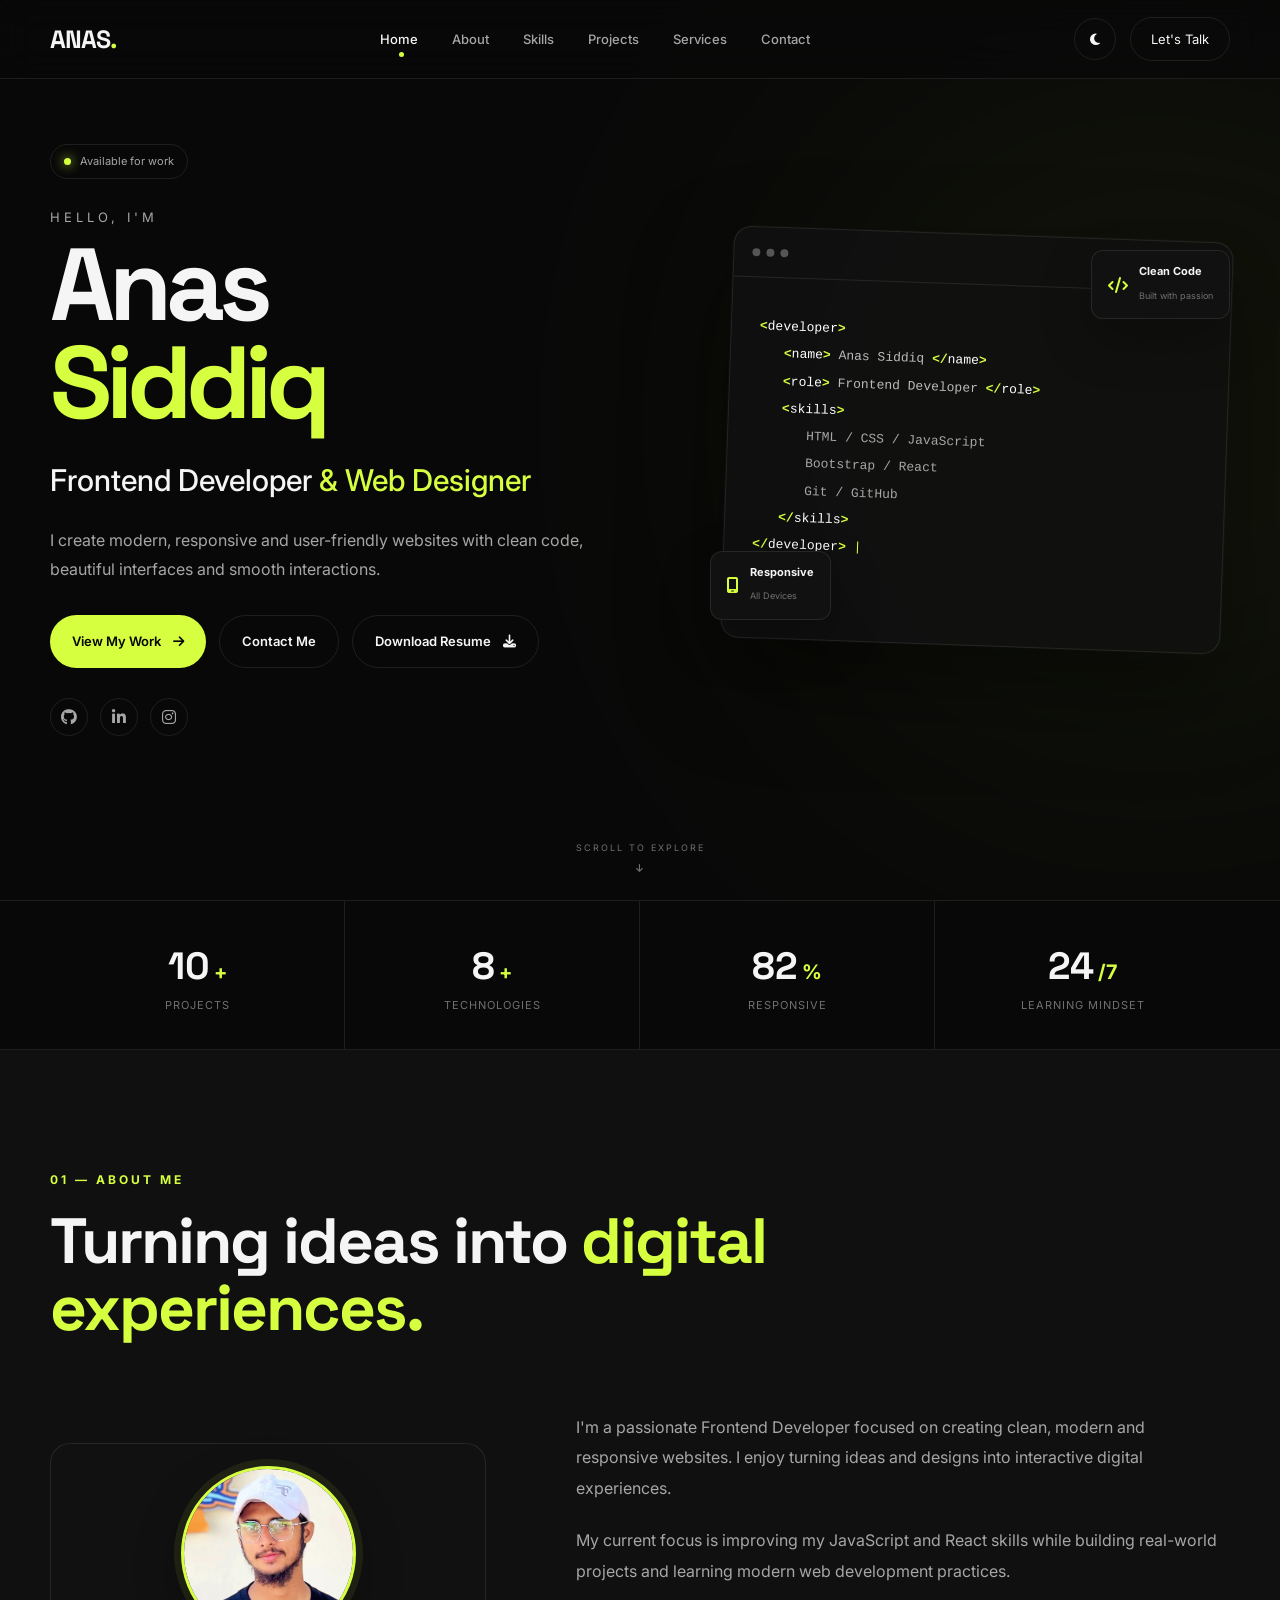
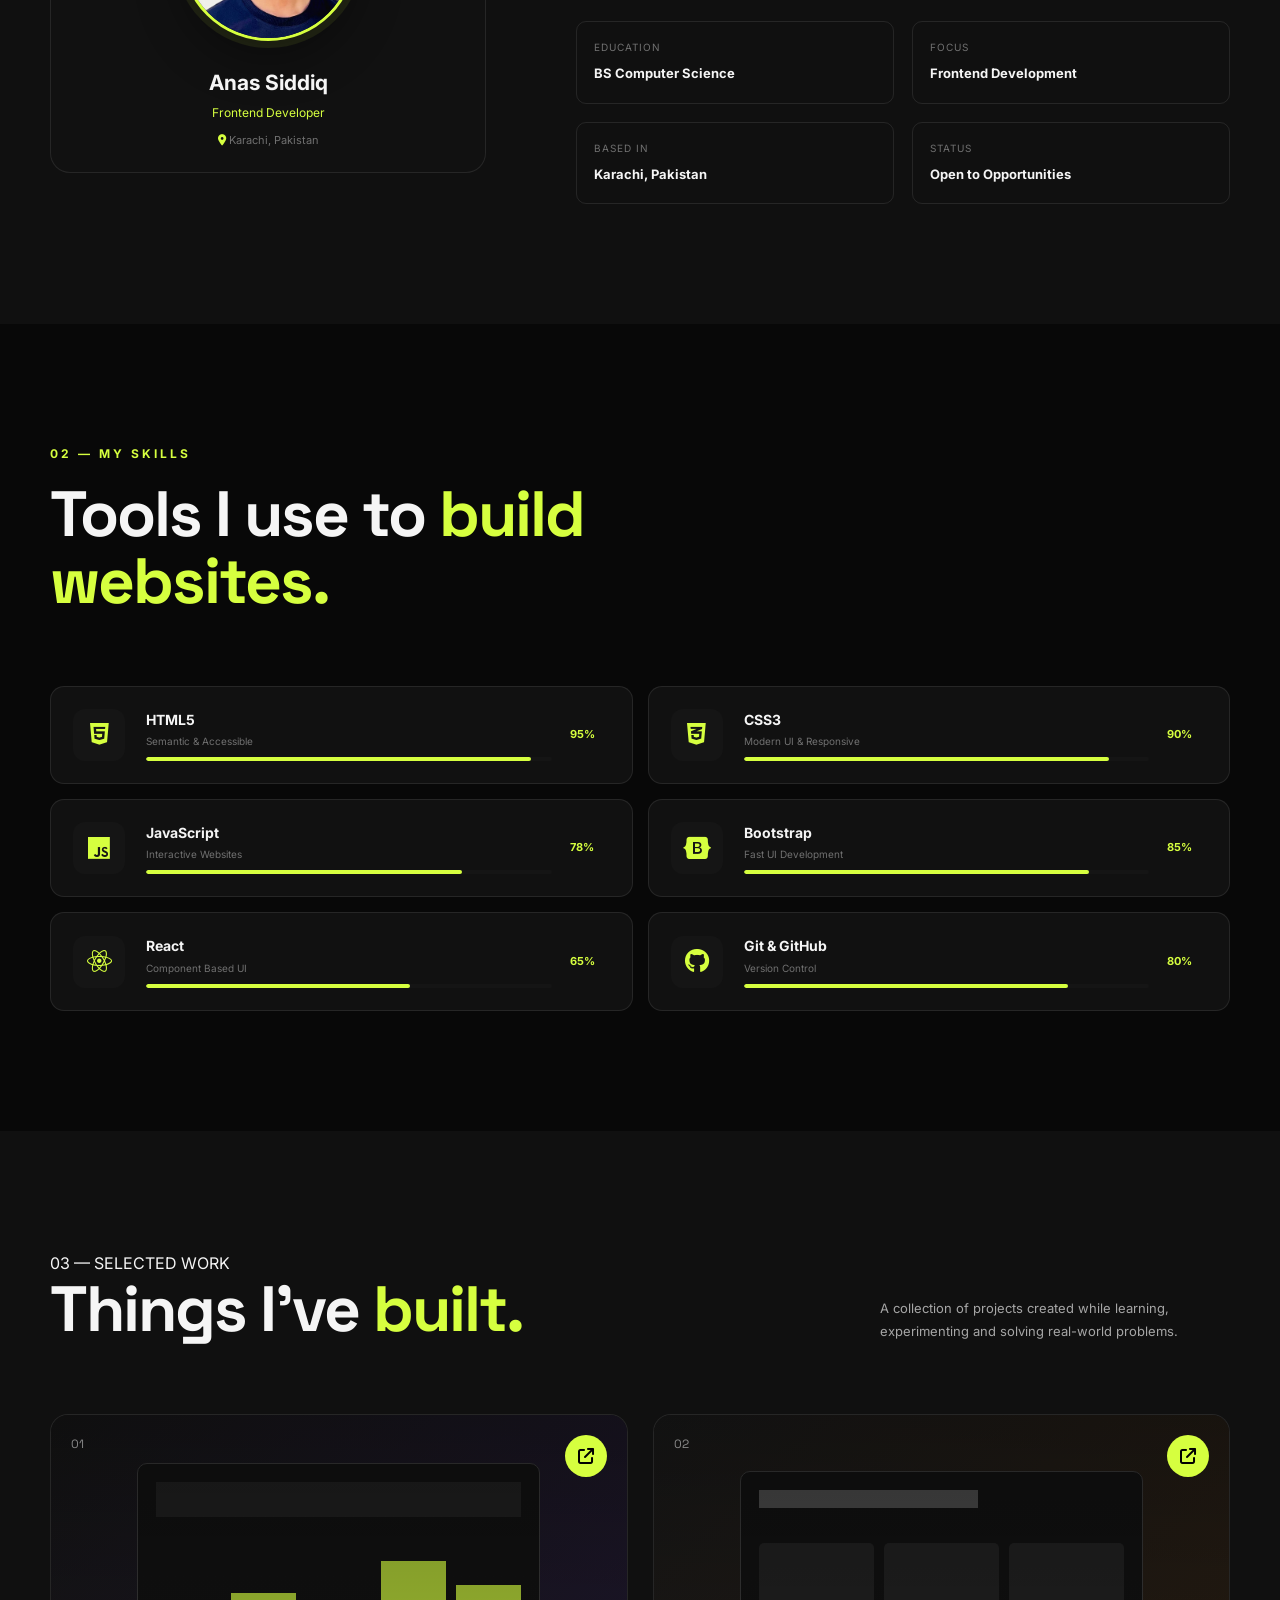
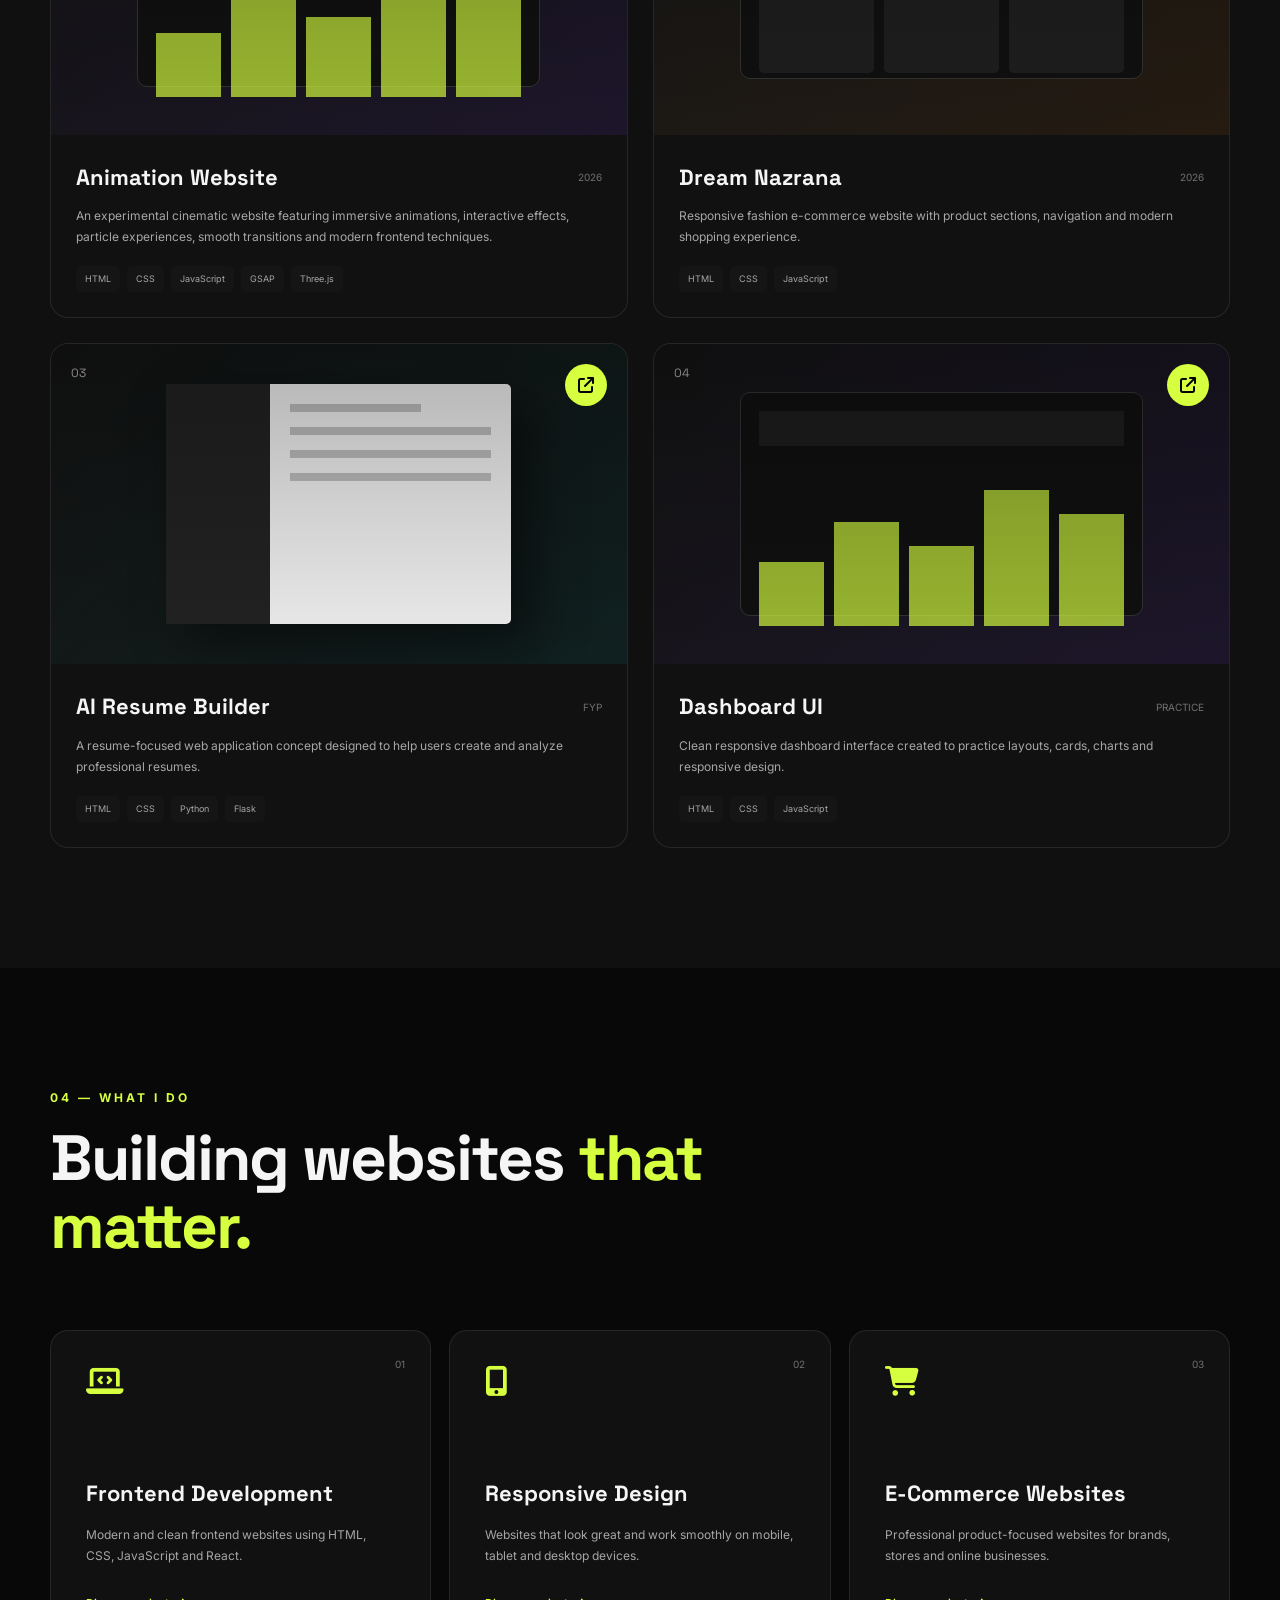
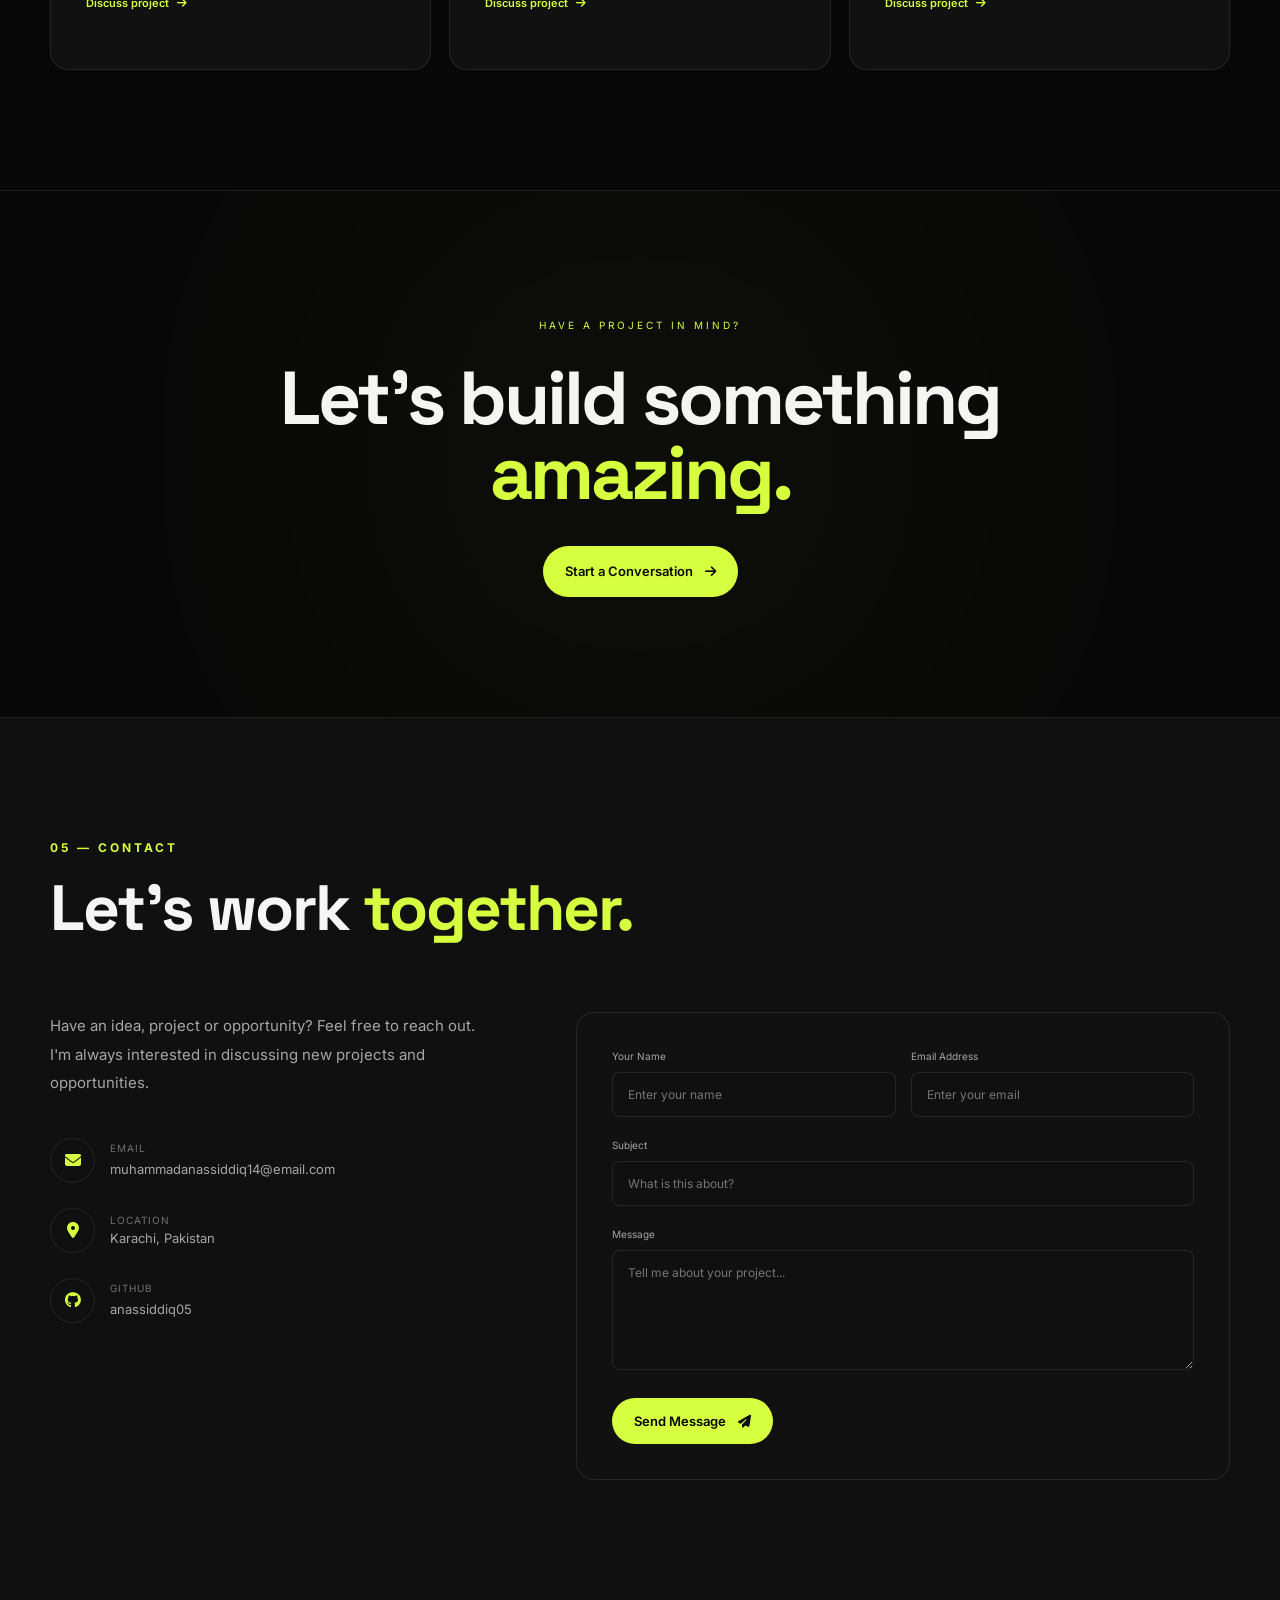
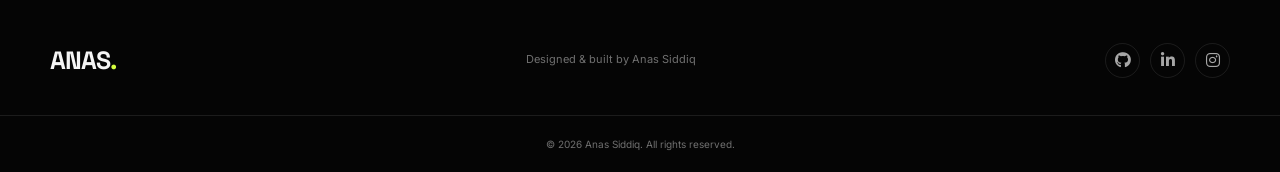
<file: index.html>
<!DOCTYPE html>
<html lang="en">
<head>
    <meta charset="UTF-8">
    <meta name="viewport" content="width=device-width, initial-scale=1.0">

    <title>Anas Siddiq | Frontend Developer</title>

    <meta
        name="description"
        content="Anas Siddiq - Frontend Developer Portfolio. Modern, responsive and interactive websites."
    >

    <link rel="stylesheet" href="style.css">

    <!-- Google Font -->
    <link
        href="https://fonts.googleapis.com/css2?family=Inter:wght@400;500;600;700;800&family=Space+Grotesk:wght@400;500;600;700&display=swap"
        rel="stylesheet"
    >

    <!-- Icons -->
    <link
        rel="stylesheet"
        href="https://cdnjs.cloudflare.com/ajax/libs/font-awesome/6.5.2/css/all.min.css"
    >
</head>

<body>

    <!-- ================= HEADER ================= -->

    <header class="header">

        <nav class="navbar container">

            <a href="#home" class="logo">
                ANAS<span>.</span>
            </a>

            <ul class="nav-links" id="navLinks">

                <li>
                    <a href="#home" class="nav-link active">Home</a>
                </li>

                <li>
                    <a href="#about" class="nav-link">About</a>
                </li>

                <li>
                    <a href="#skills" class="nav-link">Skills</a>
                </li>

                <li>
                    <a href="#projects" class="nav-link">Projects</a>
                </li>

                <li>
                    <a href="#services" class="nav-link">Services</a>
                </li>

                <li>
                    <a href="#contact" class="nav-link">Contact</a>
                </li>

            </ul>

            <div class="nav-actions">

                <button id="themeBtn" class="icon-btn" aria-label="Change theme">
                    <i class="fa-solid fa-moon"></i>
                </button>

                <a href="#contact" class="nav-contact">
                    Let's Talk
                </a>

                <button id="menuBtn" class="menu-btn">
                    <i class="fa-solid fa-bars"></i>
                </button>

            </div>

        </nav>

    </header>


    <main>

        <!-- ================= HERO ================= -->

        <section class="hero section" id="home">

            <div class="hero-bg"></div>

            <div class="container hero-content">

                <div class="hero-text">

                    <div class="available">
                        <span></span>
                        Available for work
                    </div>

                    <p class="hero-small">
                        HELLO, I'M
                    </p>

                    <h1>
                        Anas
                        <span>Siddiq</span>
                    </h1>

                    <h2>
                        Frontend Developer
                        <span class="typing"></span>
                    </h2>

                    <p class="hero-description">
                        I create modern, responsive and user-friendly
                        websites with clean code, beautiful interfaces
                        and smooth interactions.
                    </p>

                    <div class="hero-buttons">

                        <a href="#projects" class="btn primary-btn">
                            View My Work
                            <i class="fa-solid fa-arrow-right"></i>
                        </a>

                        <a href="#contact" class="btn secondary-btn">
                            Contact Me
                        </a>

                        <a href="Anas_Siddiq_Resume.pdf" class="btn secondary-btn" download>
                            Download Resume
                            <i class="fa-solid fa-download"></i>
                        </a>

                    </div>

                    <div class="social-links">

                        <a href="#" aria-label="GitHub">
                            <i class="fa-brands fa-github"></i>
                        </a>

                        <a href="#" aria-label="LinkedIn">
                            <i class="fa-brands fa-linkedin-in"></i>
                        </a>

                        <a href="#" aria-label="Instagram">
                            <i class="fa-brands fa-instagram"></i>
                        </a>

                    </div>

                </div>


                <!-- Developer Card -->

                <div class="hero-visual">

                    <div class="code-window">

                        <div class="window-top">

                            <div class="window-dots">
                                <span></span>
                                <span></span>
                                <span></span>
                            </div>

                            <p>anas.dev</p>

                        </div>

                        <div class="code-content">

                            <span class="line">
                                <b>&lt;</b><em>developer</em><b>&gt;</b>
                            </span>

                            <span class="line indent">
                                <b>&lt;</b><em>name</em><b>&gt;</b>
                                Anas Siddiq
                                <b>&lt;/</b><em>name</em><b>&gt;</b>
                            </span>

                            <span class="line indent">
                                <b>&lt;</b><em>role</em><b>&gt;</b>
                                Frontend Developer
                                <b>&lt;/</b><em>role</em><b>&gt;</b>
                            </span>

                            <span class="line indent">
                                <b>&lt;</b><em>skills</em><b>&gt;</b>
                            </span>

                            <span class="line double-indent">
                                HTML / CSS / JavaScript
                            </span>

                            <span class="line double-indent">
                                Bootstrap / React
                            </span>

                            <span class="line double-indent">
                                Git / GitHub
                            </span>

                            <span class="line indent">
                                <b>&lt;/</b><em>skills</em><b>&gt;</b>
                            </span>

                            <span class="line">
                                <b>&lt;/</b><em>developer</em><b>&gt;</b>
                            </span>

                            <span class="cursor">|</span>

                        </div>

                    </div>


                    <div class="floating-card card-one">
                        <i class="fa-solid fa-code"></i>
                        <div>
                            <strong>Clean Code</strong>
                            <small>Built with passion</small>
                        </div>
                    </div>

                    <div class="floating-card card-two">
                        <i class="fa-solid fa-mobile-screen"></i>
                        <div>
                            <strong>Responsive</strong>
                            <small>All Devices</small>
                        </div>
                    </div>

                </div>

            </div>

            <div class="scroll-down">
                <span>SCROLL TO EXPLORE</span>
                <i class="fa-solid fa-arrow-down"></i>
            </div>

        </section>


        <!-- ================= STATS ================= -->

        <section class="stats-section">

            <div class="container stats">

                <div class="stat">
                    <strong class="counter" data-target="10">0</strong>
                    <span>+</span>
                    <p>Projects</p>
                </div>

                <div class="stat">
                    <strong class="counter" data-target="8">0</strong>
                    <span>+</span>
                    <p>Technologies</p>
                </div>

                <div class="stat">
                    <strong class="counter" data-target="100">0</strong>
                    <span>%</span>
                    <p>Responsive</p>
                </div>

                <div class="stat">
                    <strong class="counter" data-target="24">0</strong>
                    <span>/7</span>
                    <p>Learning Mindset</p>
                </div>

            </div>

        </section>


        <!-- ================= ABOUT ================= -->

        <section class="section about" id="about">

            <div class="container">

                <div class="section-heading">

                    <span>01 — ABOUT ME</span>

                    <h2>
                        Turning ideas into
                        <strong>digital experiences.</strong>
                    </h2>

                </div>


                <div class="about-grid">

                    <div class="about-card">

                        <div class="profile-circle">
                            <img src="profile.jpg" alt="Anas Siddiq - Frontend Developer">
                        </div>

                        <div class="about-card-content">

                            <h3>Anas Siddiq</h3>

                            <p>Frontend Developer</p>

                            <div class="location">
                                <i class="fa-solid fa-location-dot"></i>
                                Karachi, Pakistan
                            </div>

                        </div>

                    </div>


                    <div class="about-text">

                        <p>
                            I'm a passionate Frontend Developer focused on
                            creating clean, modern and responsive websites.
                            I enjoy turning ideas and designs into interactive
                            digital experiences.
                        </p>

                        <p>
                            My current focus is improving my JavaScript and
                            React skills while building real-world projects
                            and learning modern web development practices.
                        </p>

                        <div class="about-details">

                            <div>
                                <span>Education</span>
                                <strong>BS Computer Science</strong>
                            </div>

                            <div>
                                <span>Focus</span>
                                <strong>Frontend Development</strong>
                            </div>

                            <div>
                                <span>Based In</span>
                                <strong>Karachi, Pakistan</strong>
                            </div>

                            <div>
                                <span>Status</span>
                                <strong>Open to Opportunities</strong>
                            </div>

                        </div>

                    </div>

                </div>

            </div>

        </section>


        <!-- ================= SKILLS ================= -->

        <section class="section skills" id="skills">

            <div class="container">

                <div class="section-heading">

                    <span>02 — MY SKILLS</span>

                    <h2>
                        Tools I use to
                        <strong>build websites.</strong>
                    </h2>

                </div>


                <div class="skills-grid">

                    <div class="skill-card">

                        <div class="skill-icon html">
                            <i class="fa-brands fa-html5"></i>
                        </div>

                        <div class="skill-info">
                            <h3>HTML5</h3>
                            <p>Semantic & Accessible</p>

                            <div class="skill-bar">
                                <span style="width: 95%"></span>
                            </div>
                        </div>

                        <strong>95%</strong>

                    </div>


                    <div class="skill-card">

                        <div class="skill-icon css">
                            <i class="fa-brands fa-css3-alt"></i>
                        </div>

                        <div class="skill-info">
                            <h3>CSS3</h3>
                            <p>Modern UI & Responsive</p>

                            <div class="skill-bar">
                                <span style="width: 90%"></span>
                            </div>
                        </div>

                        <strong>90%</strong>

                    </div>


                    <div class="skill-card">

                        <div class="skill-icon js">
                            <i class="fa-brands fa-js"></i>
                        </div>

                        <div class="skill-info">
                            <h3>JavaScript</h3>
                            <p>Interactive Websites</p>

                            <div class="skill-bar">
                                <span style="width: 78%"></span>
                            </div>
                        </div>

                        <strong>78%</strong>

                    </div>


                    <div class="skill-card">

                        <div class="skill-icon bootstrap">
                            <i class="fa-brands fa-bootstrap"></i>
                        </div>

                        <div class="skill-info">
                            <h3>Bootstrap</h3>
                            <p>Fast UI Development</p>

                            <div class="skill-bar">
                                <span style="width: 85%"></span>
                            </div>
                        </div>

                        <strong>85%</strong>

                    </div>


                    <div class="skill-card">

                        <div class="skill-icon react">
                            <i class="fa-brands fa-react"></i>
                        </div>

                        <div class="skill-info">
                            <h3>React</h3>
                            <p>Component Based UI</p>

                            <div class="skill-bar">
                                <span style="width: 65%"></span>
                            </div>
                        </div>

                        <strong>65%</strong>

                    </div>


                    <div class="skill-card">

                        <div class="skill-icon git">
                            <i class="fa-brands fa-github"></i>
                        </div>

                        <div class="skill-info">
                            <h3>Git & GitHub</h3>
                            <p>Version Control</p>

                            <div class="skill-bar">
                                <span style="width: 80%"></span>
                            </div>
                        </div>

                        <strong>80%</strong>

                    </div>

                </div>

            </div>

        </section>


        <!-- ================= PROJECTS ================= -->

        <section class="section projects" id="projects">

            <div class="container">

                <div class="section-heading project-heading">

                    <div>
                        <span>03 — SELECTED WORK</span>

                        <h2>
                            Things I've
                            <strong>built.</strong>
                        </h2>
                    </div>

                    <p>
                        A collection of projects created while learning,
                        experimenting and solving real-world problems.
                    </p>

                </div>


                <div class="projects-grid">


                    <!-- project 0 -->

                    <!-- — Animation Website -->

<article class="project-card">

    <div class="project-image project-four">

        <div class="project-overlay">

            <span>01</span>

            <a
                href="https://anas-immersive.netlify.app/"
                target="_blank"
                rel="noopener noreferrer"
                class="project-link"
                aria-label="Open Animation Website"
            >
                <i class="fa-solid fa-arrow-up-right-from-square"></i>
            </a>

        </div>


        <div class="dashboard-mockup">

            <div class="dashboard-top"></div>

            <div class="chart">
                <span></span>
                <span></span>
                <span></span>
                <span></span>
                <span></span>
            </div>

        </div>

    </div>


    <div class="project-info">

        <div class="project-title">

            <h3>Animation Website</h3>

            <span>2026</span>

        </div>


        <p>
            An experimental cinematic website featuring
            immersive animations, interactive effects,
            particle experiences, smooth transitions
            and modern frontend techniques.
        </p>


        <div class="tags">

            <span>HTML</span>
            <span>CSS</span>
            <span>JavaScript</span>
            <span>GSAP</span>
            <span>Three.js</span>

        </div>

    </div>

</article>

                    


                    <!-- Project 2 -->

                    <article class="project-card">

                        <div class="project-image project-two">

                            <div class="project-overlay">

                                <span>02</span>

                                <a href="#" class="project-link">
                                    <i class="fa-solid fa-arrow-up-right-from-square"></i>
                                </a>

                            </div>

                            <div class="shop-mockup">

                                <div class="shop-top"></div>

                                <div class="shop-products">

                                    <div></div>
                                    <div></div>
                                    <div></div>

                                </div>

                            </div>

                        </div>

                        <div class="project-info">

                            <div class="project-title">
                                <h3>Dream Nazrana</h3>
                                <span>2026</span>
                            </div>

                            <p>
                                Responsive fashion e-commerce website with
                                product sections, navigation and modern
                                shopping experience.
                            </p>

                            <div class="tags">
                                <span>HTML</span>
                                <span>CSS</span>
                                <span>JavaScript</span>
                            </div>

                        </div>

                    </article>


                    <!-- Project 3 -->

                    <article class="project-card">

                        <div class="project-image project-three">

                            <div class="project-overlay">

                                <span>03</span>

                                <a href="#" class="project-link">
                                    <i class="fa-solid fa-arrow-up-right-from-square"></i>
                                </a>

                            </div>

                            <div class="resume-mockup">

                                <div class="resume-sidebar"></div>

                                <div class="resume-body">
                                    <span></span>
                                    <span></span>
                                    <span></span>
                                    <span></span>
                                </div>

                            </div>

                        </div>

                        <div class="project-info">

                            <div class="project-title">
                                <h3>AI Resume Builder</h3>
                                <span>FYP</span>
                            </div>

                            <p>
                                A resume-focused web application concept
                                designed to help users create and analyze
                                professional resumes.
                            </p>

                            <div class="tags">
                                <span>HTML</span>
                                <span>CSS</span>
                                <span>Python</span>
                                <span>Flask</span>
                            </div>

                        </div>

                    </article>


                    <!-- Project 4 -->

                    <article class="project-card">

                        <div class="project-image project-four">

                            <div class="project-overlay">

                                <span>04</span>

                                <a href="#" class="project-link">
                                    <i class="fa-solid fa-arrow-up-right-from-square"></i>
                                </a>

                            </div>

                            <div class="dashboard-mockup">

                                <div class="dashboard-top"></div>

                                <div class="chart">
                                    <span></span>
                                    <span></span>
                                    <span></span>
                                    <span></span>
                                    <span></span>
                                </div>

                            </div>

                        </div>

                        <div class="project-info">

                            <div class="project-title">
                                <h3>Dashboard UI</h3>
                                <span>Practice</span>
                            </div>

                            <p>
                                Clean responsive dashboard interface created
                                to practice layouts, cards, charts and
                                responsive design.
                            </p>

                            <div class="tags">
                                <span>HTML</span>
                                <span>CSS</span>
                                <span>JavaScript</span>
                            </div>

                        </div>

                    </article>

                </div>

            </div>

        </section>


        <!-- ================= SERVICES ================= -->

        <section class="section services" id="services">

            <div class="container">

                <div class="section-heading">

                    <span>04 — WHAT I DO</span>

                    <h2>
                        Building websites
                        <strong>that matter.</strong>
                    </h2>

                </div>


                <div class="services-grid">

                    <div class="service-card">

                        <span class="service-number">01</span>

                        <i class="fa-solid fa-laptop-code"></i>

                        <h3>Frontend Development</h3>

                        <p>
                            Modern and clean frontend websites using
                            HTML, CSS, JavaScript and React.
                        </p>

                        <a href="#contact">
                            Discuss project
                            <i class="fa-solid fa-arrow-right"></i>
                        </a>

                    </div>


                    <div class="service-card">

                        <span class="service-number">02</span>

                        <i class="fa-solid fa-mobile-screen-button"></i>

                        <h3>Responsive Design</h3>

                        <p>
                            Websites that look great and work smoothly
                            on mobile, tablet and desktop devices.
                        </p>

                        <a href="#contact">
                            Discuss project
                            <i class="fa-solid fa-arrow-right"></i>
                        </a>

                    </div>


                    <div class="service-card">

                        <span class="service-number">03</span>

                        <i class="fa-solid fa-cart-shopping"></i>

                        <h3>E-Commerce Websites</h3>

                        <p>
                            Professional product-focused websites for
                            brands, stores and online businesses.
                        </p>

                        <a href="#contact">
                            Discuss project
                            <i class="fa-solid fa-arrow-right"></i>
                        </a>

                    </div>

                </div>

            </div>

        </section>


        <!-- ================= CTA ================= -->

        <section class="cta-section">

            <div class="container cta">

                <div class="cta-glow"></div>

                <span>HAVE A PROJECT IN MIND?</span>

                <h2>
                    Let's build something
                    <strong>amazing.</strong>
                </h2>

                <a href="#contact" class="btn primary-btn">
                    Start a Conversation
                    <i class="fa-solid fa-arrow-right"></i>
                </a>

            </div>

        </section>


        <!-- ================= CONTACT ================= -->

        <section class="section contact" id="contact">

            <div class="container">

                <div class="section-heading">

                    <span>05 — CONTACT</span>

                    <h2>
                        Let's work
                        <strong>together.</strong>
                    </h2>

                </div>


                <div class="contact-grid">

                    <div class="contact-info">

                        <p class="contact-intro">
                            Have an idea, project or opportunity?
                            Feel free to reach out. I'm always interested
                            in discussing new projects and opportunities.
                        </p>


                        <div class="contact-item">

                            <div class="contact-icon">
                                <i class="fa-solid fa-envelope"></i>
                            </div>

                            <div>
                                <span>Email</span>
                                <a href="mailto:your@email.com">
                                    muhammadanassiddiq14@email.com
                                </a>
                            </div>

                        </div>


                        <div class="contact-item">

                            <div class="contact-icon">
                                <i class="fa-solid fa-location-dot"></i>
                            </div>

                            <div>
                                <span>Location</span>
                                <p>Karachi, Pakistan</p>
                            </div>

                        </div>


                        <div class="contact-item">

                            <div class="contact-icon">
                                <i class="fa-brands fa-github"></i>
                            </div>

                            <div>
                                <span>GitHub</span>
                                <a href="#">
                                    anassiddiq05
                                </a>
                            </div>

                        </div>

                    </div>


                    <form class="contact-form" id="contactForm">

                        <div class="form-row">

                            <div class="form-group">

                                <label>Your Name</label>

                                <input
                                    type="text"
                                    placeholder="Enter your name"
                                    required
                                >

                            </div>

                            <div class="form-group">

                                <label>Email Address</label>

                                <input
                                    type="email"
                                    placeholder="Enter your email"
                                    required
                                >

                            </div>

                        </div>


                        <div class="form-group">

                            <label>Subject</label>

                            <input
                                type="text"
                                placeholder="What is this about?"
                                required
                            >

                        </div>


                        <div class="form-group">

                            <label>Message</label>

                            <textarea
                                rows="6"
                                placeholder="Tell me about your project..."
                                required
                            ></textarea>

                        </div>


                        <button type="submit" class="btn primary-btn">

                            Send Message

                            <i class="fa-solid fa-paper-plane"></i>

                        </button>

                    </form>

                </div>

            </div>

        </section>

    </main>


    <!-- ================= FOOTER ================= -->

    <footer class="footer">

        <div class="container footer-content">

            <a href="#home" class="logo">
                ANAS<span>.</span>
            </a>

            <p>
                Designed & built by Anas Siddiq
            </p>

            <div class="footer-social">

                <a href="#">
                    <i class="fa-brands fa-github"></i>
                </a>

                <a href="#">
                    <i class="fa-brands fa-linkedin-in"></i>
                </a>

                <a href="#">
                    <i class="fa-brands fa-instagram"></i>
                </a>

            </div>

        </div>

        <div class="copyright">
            © <span id="year"></span> Anas Siddiq. All rights reserved.
        </div>

    </footer>


    <script src="script.js"></script>

</body>
</html>
</file>
<file: style.css>
/* =====================================================
   ANAS SIDDIQ PORTFOLIO
   Premium Responsive Portfolio
===================================================== */


/* ================= ROOT ================= */

:root {

    --bg: #080808;
    --bg-light: #101010;
    --card: #111111;
    --card-2: #151515;

    --text: #f5f5f5;
    --text-light: #a6a6a6;
    --text-dark: #707070;

    --accent: #d6ff3f;
    --accent-dark: #a8d91d;

    --border: rgba(255,255,255,0.09);

    --container: 1180px;

    --transition: 0.3s ease;

}


/* ================= LIGHT THEME ================= */

body.light {

    --bg: #f5f5f5;
    --bg-light: #ffffff;
    --card: #ffffff;
    --card-2: #eeeeee;

    --text: #111111;
    --text-light: #555555;
    --text-dark: #777777;

    --border: rgba(0,0,0,0.1);

}


/* ================= RESET ================= */

* {
    margin: 0;
    padding: 0;
    box-sizing: border-box;
}

html {
    scroll-behavior: smooth;
}

body {

    font-family: "Inter", sans-serif;

    background: var(--bg);

    color: var(--text);

    line-height: 1.6;

    overflow-x: hidden;

    transition:
        background 0.3s ease,
        color 0.3s ease;

}

a {
    text-decoration: none;
    color: inherit;
}

button,
input,
textarea {
    font-family: inherit;
}

button {
    cursor: pointer;
}

ul {
    list-style: none;
}


/* ================= GLOBAL ================= */

.container {

    width: min(
        calc(100% - 40px),
        var(--container)
    );

    margin: auto;

}

.section {
    padding: 120px 0;
}

.section-heading {
    margin-bottom: 70px;
}

.section-heading > span {

    display: block;

    color: var(--accent);

    font-size: 12px;

    font-weight: 700;

    letter-spacing: 3px;

    margin-bottom: 18px;

}

.section-heading h2 {

    font-family: "Space Grotesk", sans-serif;

    font-size: clamp(38px, 5vw, 68px);

    line-height: 1.05;

    max-width: 800px;

    letter-spacing: -2px;

}

.section-heading h2 strong {

    color: var(--accent);

    font-weight: inherit;

}


/* ================= HEADER ================= */

.header {

    position: fixed;

    top: 0;
    left: 0;

    width: 100%;

    z-index: 1000;

    background: rgba(8,8,8,0.75);

    backdrop-filter: blur(18px);

    border-bottom: 1px solid var(--border);

}

body.light .header {
    background: rgba(255,255,255,0.8);
}


.navbar {

    height: 78px;

    display: flex;

    align-items: center;

    justify-content: space-between;

}

.logo {

    font-family: "Space Grotesk", sans-serif;

    font-size: 25px;

    font-weight: 800;

    letter-spacing: -1px;

}

.logo span {
    color: var(--accent);
}


.nav-links {

    display: flex;

    align-items: center;

    gap: 34px;

}

.nav-link {

    color: var(--text-light);

    font-size: 13px;

    font-weight: 500;

    transition: var(--transition);

    position: relative;

}

.nav-link:hover,
.nav-link.active {

    color: var(--text);

}

.nav-link.active::after {

    content: "";

    position: absolute;

    width: 5px;
    height: 5px;

    background: var(--accent);

    border-radius: 50%;

    bottom: -10px;

    left: 50%;

}


.nav-actions {

    display: flex;

    align-items: center;

    gap: 14px;

}

.icon-btn,
.menu-btn {

    width: 42px;
    height: 42px;

    border: 1px solid var(--border);

    background: transparent;

    color: var(--text);

    border-radius: 50%;

    transition: var(--transition);

}

.icon-btn:hover,
.menu-btn:hover {

    background: var(--accent);

    color: #000;

}

.nav-contact {

    padding: 11px 20px;

    border: 1px solid var(--border);

    border-radius: 30px;

    font-size: 13px;

    transition: var(--transition);

}

.nav-contact:hover {

    background: var(--accent);

    color: #000;

}

.menu-btn {
    display: none;
}


/* ================= HERO ================= */

.hero {

    min-height: 100vh;

    display: flex;

    align-items: center;

    position: relative;

    overflow: hidden;

    padding-top: 100px;

}

.hero-bg {

    position: absolute;

    width: 650px;
    height: 650px;

    right: -200px;
    top: 100px;

    background: var(--accent);

    filter: blur(180px);

    opacity: 0.07;

    border-radius: 50%;

}

.hero-content {

    display: grid;

    grid-template-columns: 1fr 0.85fr;

    align-items: center;

    gap: 80px;

}

.available {

    display: inline-flex;

    align-items: center;

    gap: 9px;

    padding: 8px 13px;

    border: 1px solid var(--border);

    border-radius: 50px;

    font-size: 11px;

    color: var(--text-light);

    margin-bottom: 28px;

}

.available span {

    width: 7px;
    height: 7px;

    background: var(--accent);

    border-radius: 50%;

    box-shadow: 0 0 12px var(--accent);

}

.hero-small {

    font-size: 13px;

    letter-spacing: 4px;

    color: var(--text-light);

    margin-bottom: 8px;

}

.hero h1 {

    font-family: "Space Grotesk", sans-serif;

    font-size: clamp(58px, 8vw, 110px);

    line-height: 0.95;

    letter-spacing: -6px;

    margin-bottom: 25px;

}

.hero h1 span {

    display: block;

    color: var(--accent);

}

.hero h2 {

    font-size: clamp(20px, 2.5vw, 30px);

    font-weight: 500;

    margin-bottom: 22px;

}

.typing {

    color: var(--accent);

}

.hero-description {

    max-width: 570px;

    color: var(--text-light);

    font-size: 16px;

    line-height: 1.8;

    margin-bottom: 32px;

}


/* ================= BUTTONS ================= */

.hero-buttons {

    display: flex;

    gap: 13px;

    flex-wrap: wrap;

}

.btn {

    display: inline-flex;

    align-items: center;

    justify-content: center;

    gap: 12px;

    padding: 15px 22px;

    border-radius: 50px;

    font-size: 13px;

    font-weight: 600;

    transition: var(--transition);

    border: none;

}

.primary-btn {

    background: var(--accent);

    color: #050505;

}

.primary-btn:hover {

    background: var(--accent-dark);

    transform: translateY(-3px);

    box-shadow: 0 12px 35px rgba(214,255,63,0.15);

}

.secondary-btn {

    border: 1px solid var(--border);

    color: var(--text);

}

.secondary-btn:hover {

    border-color: var(--accent);

    color: var(--accent);

}

.social-links {

    display: flex;

    gap: 12px;

    margin-top: 30px;

}

.social-links a {

    width: 38px;
    height: 38px;

    display: flex;

    align-items: center;
    justify-content: center;

    border: 1px solid var(--border);

    border-radius: 50%;

    color: var(--text-light);

    transition: var(--transition);

}

.social-links a:hover {

    color: #000;

    background: var(--accent);

    transform: translateY(-3px);

}


/* ================= CODE WINDOW ================= */

.hero-visual {

    position: relative;

    min-height: 470px;

    display: flex;

    align-items: center;

    justify-content: center;

}

.code-window {

    width: 100%;

    max-width: 500px;

    border: 1px solid var(--border);

    background: rgba(17,17,17,0.85);

    border-radius: 18px;

    overflow: hidden;

    box-shadow:
        0 40px 100px rgba(0,0,0,0.4),
        0 0 0 1px rgba(255,255,255,0.02);

    transform: rotate(2deg);

    animation: float 5s ease-in-out infinite;

}

.window-top {

    height: 50px;

    display: flex;

    align-items: center;

    justify-content: space-between;

    padding: 0 18px;

    border-bottom: 1px solid var(--border);

}

.window-top p {

    font-size: 11px;

    color: var(--text-dark);

}

.window-dots {

    display: flex;

    gap: 6px;

}

.window-dots span {

    width: 8px;
    height: 8px;

    background: #555;

    border-radius: 50%;

}

.code-content {

    padding: 35px 28px;

    min-height: 360px;

    font-family: monospace;

    font-size: 13px;

    line-height: 2.1;

    color: #bbb;

}

.code-content b {
    color: var(--accent);
}

.code-content em {

    color: #fff;

    font-style: normal;

}

.indent {
    display: block;
    padding-left: 25px;
}

.double-indent {
    display: block;
    padding-left: 50px;
    color: var(--text-light);
}

.cursor {

    color: var(--accent);

    animation: blink 0.8s infinite;

}


/* ================= FLOATING CARDS ================= */

.floating-card {

    position: absolute;

    display: flex;

    align-items: center;

    gap: 11px;

    padding: 12px 16px;

    background: var(--card);

    border: 1px solid var(--border);

    border-radius: 12px;

    box-shadow: 0 20px 50px rgba(0,0,0,0.25);

    animation: float 4s ease-in-out infinite;

}

.floating-card i {

    color: var(--accent);

}

.floating-card strong {

    display: block;

    font-size: 11px;

}

.floating-card small {

    color: var(--text-dark);

    font-size: 9px;

}

.card-one {

    top: 45px;

    right: 0;

}

.card-two {

    bottom: 55px;

    left: -15px;

    animation-delay: 1s;

}


/* ================= SCROLL ================= */

.scroll-down {

    position: absolute;

    bottom: 28px;

    left: 50%;

    transform: translateX(-50%);

    display: flex;

    flex-direction: column;

    align-items: center;

    gap: 8px;

    color: var(--text-dark);

    font-size: 9px;

    letter-spacing: 2px;

}


/* ================= STATS ================= */

.stats-section {

    border-top: 1px solid var(--border);

    border-bottom: 1px solid var(--border);

}

.stats {

    display: grid;

    grid-template-columns: repeat(4,1fr);

}

.stat {

    padding: 35px;

    text-align: center;

    border-right: 1px solid var(--border);

}

.stat:last-child {
    border-right: 0;
}

.stat strong {

    font-family: "Space Grotesk";

    font-size: 38px;

}

.stat > span {

    color: var(--accent);

    font-size: 20px;

    font-weight: 700;

}

.stat p {

    font-size: 11px;

    color: var(--text-dark);

    text-transform: uppercase;

    letter-spacing: 1px;

}


/* ================= ABOUT ================= */

.about {
    background: var(--bg-light);
}

.about-grid {

    display: grid;

    grid-template-columns: 0.8fr 1.2fr;

    gap: 90px;

    align-items: center;

}

.about-card {

    min-height: 330px;

    border: 1px solid var(--border);

    background: var(--card);

    border-radius: 20px;

    display: flex;

    flex-direction: column;

    align-items: center;

    justify-content: center;

    text-align: center;

}

.profile-circle {

    width: 175px;
    height: 175px;

    border-radius: 50%;

    overflow: hidden;

    display: flex;

    align-items: center;
    justify-content: center;

    background: var(--card-2);

    border: 3px solid var(--accent);

    box-shadow: 0 0 0 7px rgba(214,255,63,0.08),
                0 18px 45px rgba(0,0,0,0.35);

    margin-bottom: 25px;

}

.profile-circle img {

    width: 100%;
    height: 100%;

    display: block;

    object-fit: cover;
    object-position: center 34%;

}

.about-card h3 {

    font-size: 21px;

}

.about-card-content > p {

    color: var(--accent);

    font-size: 12px;

    margin: 3px 0 10px;

}

.location {

    color: var(--text-dark);

    font-size: 11px;

}

.location i {
    color: var(--accent);
}

.about-text > p {

    color: var(--text-light);

    font-size: 16px;

    line-height: 1.9;

    margin-bottom: 22px;

}

.about-details {

    display: grid;

    grid-template-columns: 1fr 1fr;

    gap: 18px;

    margin-top: 35px;

}

.about-details div {

    padding: 17px;

    border: 1px solid var(--border);

    border-radius: 10px;

}

.about-details span {

    display: block;

    color: var(--text-dark);

    font-size: 10px;

    text-transform: uppercase;

    letter-spacing: 1px;

    margin-bottom: 5px;

}

.about-details strong {

    font-size: 13px;

}


/* ================= SKILLS ================= */

.skills-grid {

    display: grid;

    grid-template-columns: repeat(2,1fr);

    gap: 15px;

}

.skill-card {

    display: grid;

    grid-template-columns: 55px 1fr 40px;

    align-items: center;

    gap: 18px;

    padding: 22px;

    background: var(--card);

    border: 1px solid var(--border);

    border-radius: 14px;

    transition: var(--transition);

}

.skill-card:hover {

    transform: translateY(-5px);

    border-color: rgba(214,255,63,0.3);

}

.skill-icon {

    width: 52px;
    height: 52px;

    display: flex;

    align-items: center;
    justify-content: center;

    border-radius: 12px;

    background: var(--card-2);

    font-size: 25px;

    color: var(--accent);

}

.skill-info h3 {

    font-size: 14px;

    margin-bottom: 2px;

}

.skill-info p {

    color: var(--text-dark);

    font-size: 10px;

    margin-bottom: 8px;

}

.skill-bar {

    width: 100%;

    height: 4px;

    background: var(--card-2);

    border-radius: 20px;

    overflow: hidden;

}

.skill-bar span {

    display: block;

    height: 100%;

    background: var(--accent);

    border-radius: inherit;

    transform-origin: left;

    animation: skillLoad 1.5s ease forwards;

}

.skill-card > strong {

    color: var(--accent);

    font-size: 11px;

}


/* ================= PROJECTS ================= */

.projects {

    background: var(--bg-light);

}

.project-heading {

    display: flex;

    justify-content: space-between;

    align-items: flex-end;

    gap: 30px;

}

.project-heading > p {

    max-width: 350px;

    color: var(--text-light);

    font-size: 13px;

    line-height: 1.8;

}

.projects-grid {

    display: grid;

    grid-template-columns: 1fr 1fr;

    gap: 25px;

}

.project-card {

    background: var(--card);

    border: 1px solid var(--border);

    border-radius: 18px;

    overflow: hidden;

    transition: var(--transition);

}

.project-card:hover {

    transform: translateY(-8px);

    border-color: rgba(214,255,63,0.3);

}

.project-image {

    height: 320px;

    position: relative;

    overflow: hidden;

    display: flex;

    align-items: center;

    justify-content: center;

}

.project-one {
    background: linear-gradient(135deg,#151515,#303500);
}

.project-two {
    background: linear-gradient(135deg,#171717,#251b11);
}

.project-three {
    background: linear-gradient(135deg,#141414,#102020);
}

.project-four {
    background: linear-gradient(135deg,#141414,#1d162b);
}

.project-overlay {

    position: absolute;

    inset: 0;

    z-index: 3;

    padding: 20px;

    display: flex;

    justify-content: space-between;

    align-items: flex-start;

    background: linear-gradient(
        rgba(0,0,0,0.25),
        transparent
    );

}

.project-overlay > span {

    font-family: "Space Grotesk";

    color: rgba(255,255,255,0.5);

    font-size: 12px;

}

.project-link {

    width: 42px;
    height: 42px;

    display: flex;

    align-items: center;
    justify-content: center;

    background: var(--accent);

    color: #000;

    border-radius: 50%;

    transition: var(--transition);

}

.project-link:hover {
    transform: rotate(45deg);
}


/* Mockups */

.mockup {

    width: 70%;

    height: 70%;

    background: #090909;

    border: 1px solid #333;

    border-radius: 10px;

    padding: 12px;

    transform: perspective(700px) rotateX(7deg) rotateY(-7deg);

    box-shadow: 20px 25px 50px rgba(0,0,0,0.5);

}

.mockup-nav {

    height: 10px;

    width: 70%;

    background: #444;

    border-radius: 10px;

    margin-bottom: 30px;

}

.mockup-content {

    display: grid;

    grid-template-columns: repeat(3,1fr);

    gap: 8px;

}

.mockup-content div {

    height: 100px;

    background: #1d1d1d;

    border-radius: 5px;

}

.shop-mockup {

    width: 70%;

    height: 65%;

    background: #101010;

    border: 1px solid #333;

    padding: 18px;

    border-radius: 10px;

}

.shop-top {

    height: 18px;

    width: 60%;

    background: #444;

    margin-bottom: 35px;

}

.shop-products {

    display: grid;

    grid-template-columns: repeat(3,1fr);

    gap: 10px;

}

.shop-products div {

    height: 130px;

    background: #1e1e1e;

    border-radius: 5px;

}

.resume-mockup {

    width: 60%;

    height: 75%;

    background: #eee;

    display: grid;

    grid-template-columns: 30% 70%;

    border-radius: 5px;

    box-shadow: 20px 20px 50px rgba(0,0,0,0.5);

}

.resume-sidebar {
    background: #222;
}

.resume-body {

    padding: 20px;

    display: flex;

    flex-direction: column;

    gap: 15px;

}

.resume-body span {

    display: block;

    height: 8px;

    background: #bbb;

}

.resume-body span:first-child {
    width: 65%;
}

.dashboard-mockup {

    width: 70%;

    height: 70%;

    background: #101010;

    border: 1px solid #333;

    padding: 18px;

    border-radius: 10px;

}

.dashboard-top {

    height: 35px;

    background: #1d1d1d;

    margin-bottom: 20px;

}

.chart {

    height: 160px;

    display: flex;

    align-items: flex-end;

    gap: 10px;

}

.chart span {

    flex: 1;

    background: var(--accent);

    opacity: 0.7;

}

.chart span:nth-child(1) {
    height: 40%;
}

.chart span:nth-child(2) {
    height: 65%;
}

.chart span:nth-child(3) {
    height: 50%;
}

.chart span:nth-child(4) {
    height: 85%;
}

.chart span:nth-child(5) {
    height: 70%;
}


/* Project Info */

.project-info {

    padding: 25px;

}

.project-title {

    display: flex;

    align-items: center;

    justify-content: space-between;

    margin-bottom: 10px;

}

.project-title h3 {

    font-family: "Space Grotesk";

    font-size: 22px;

}

.project-title span {

    color: var(--text-dark);

    font-size: 10px;

    text-transform: uppercase;

}

.project-info > p {

    color: var(--text-light);

    font-size: 12px;

    line-height: 1.8;

    margin-bottom: 18px;

}

.tags {

    display: flex;

    flex-wrap: wrap;

    gap: 7px;

}

.tags span {

    padding: 6px 9px;

    background: var(--card-2);

    color: var(--text-light);

    font-size: 9px;

    border-radius: 5px;

}


/* ================= SERVICES ================= */

.services {

    background: var(--bg);

}

.services-grid {

    display: grid;

    grid-template-columns: repeat(3,1fr);

    gap: 18px;

}

.service-card {

    min-height: 340px;

    padding: 35px;

    background: var(--card);

    border: 1px solid var(--border);

    border-radius: 18px;

    position: relative;

    overflow: hidden;

    transition: var(--transition);

}

.service-card:hover {

    transform: translateY(-8px);

    border-color: var(--accent);

}

.service-number {

    position: absolute;

    top: 25px;

    right: 25px;

    font-size: 10px;

    color: var(--text-dark);

}

.service-card > i {

    display: block;

    color: var(--accent);

    font-size: 30px;

    margin-bottom: 80px;

}

.service-card h3 {

    font-family: "Space Grotesk";

    font-size: 22px;

    margin-bottom: 13px;

}

.service-card p {

    color: var(--text-light);

    font-size: 12px;

    line-height: 1.8;

    margin-bottom: 22px;

}

.service-card a {

    color: var(--accent);

    font-size: 11px;

    font-weight: 600;

}

.service-card a i {
    margin-left: 5px;
}


/* ================= CTA ================= */

.cta-section {

    padding: 120px 0;

    border-top: 1px solid var(--border);

    border-bottom: 1px solid var(--border);

    position: relative;

    overflow: hidden;

}

.cta {

    text-align: center;

    position: relative;

    z-index: 2;

}

.cta > span {

    color: var(--accent);

    font-size: 10px;

    letter-spacing: 3px;

}

.cta h2 {

    font-family: "Space Grotesk";

    font-size: clamp(42px,6vw,75px);

    line-height: 1;

    max-width: 850px;

    margin: 25px auto 35px;

    letter-spacing: -3px;

}

.cta h2 strong {

    color: var(--accent);

}

.cta-glow {

    position: absolute;

    width: 400px;
    height: 400px;

    background: var(--accent);

    filter: blur(180px);

    opacity: 0.06;

    left: 50%;

    top: 50%;

    transform: translate(-50%,-50%);

}


/* ================= CONTACT ================= */

.contact {

    background: var(--bg-light);

}

.contact-grid {

    display: grid;

    grid-template-columns: 0.8fr 1.2fr;

    gap: 90px;

}

.contact-intro {

    color: var(--text-light);

    font-size: 15px;

    line-height: 1.9;

    margin-bottom: 40px;

}

.contact-item {

    display: flex;

    gap: 15px;

    align-items: center;

    margin-bottom: 25px;

}

.contact-icon {

    width: 45px;
    height: 45px;

    display: flex;

    align-items: center;
    justify-content: center;

    border: 1px solid var(--border);

    border-radius: 50%;

    color: var(--accent);

}

.contact-item span {

    display: block;

    font-size: 10px;

    color: var(--text-dark);

    text-transform: uppercase;

    letter-spacing: 1px;

}

.contact-item a,
.contact-item p {

    font-size: 13px;

    color: var(--text-light);

}

.contact-item a:hover {
    color: var(--accent);
}


/* Form */

.contact-form {

    background: var(--card);

    border: 1px solid var(--border);

    padding: 35px;

    border-radius: 18px;

}

.form-row {

    display: grid;

    grid-template-columns: 1fr 1fr;

    gap: 15px;

}

.form-group {
    margin-bottom: 20px;
}

.form-group label {

    display: block;

    color: var(--text-light);

    font-size: 10px;

    margin-bottom: 8px;

}

.form-group input,
.form-group textarea {

    width: 100%;

    border: 1px solid var(--border);

    background: var(--bg-light);

    color: var(--text);

    padding: 14px 15px;

    border-radius: 8px;

    outline: none;

    font-size: 12px;

    transition: var(--transition);

    resize: vertical;

}

.form-group input:focus,
.form-group textarea:focus {

    border-color: var(--accent);

}


/* ================= FOOTER ================= */

.footer {

    background: #050505;

    padding-top: 40px;

}

.footer-content {

    display: flex;

    align-items: center;

    justify-content: space-between;

    padding-bottom: 35px;

}

.footer-content p {

    color: var(--text-dark);

    font-size: 11px;

}

.footer-social {

    display: flex;

    gap: 10px;

}

.footer-social a {

    width: 35px;
    height: 35px;

    display: flex;

    align-items: center;
    justify-content: center;

    border: 1px solid var(--border);

    border-radius: 50%;

    color: var(--text-light);

}

.footer-social a:hover {

    color: #000;

    background: var(--accent);

}

.copyright {

    border-top: 1px solid var(--border);

    text-align: center;

    padding: 20px;

    color: var(--text-dark);

    font-size: 10px;

}


/* ================= ANIMATIONS ================= */

@keyframes float {

    0%,100% {
        transform: translateY(0) rotate(2deg);
    }

    50% {
        transform: translateY(-12px) rotate(2deg);
    }

}

@keyframes blink {

    50% {
        opacity: 0;
    }

}

@keyframes skillLoad {

    from {
        transform: scaleX(0);
    }

    to {
        transform: scaleX(1);
    }

}


/* ================= SCROLL REVEAL ================= */

.reveal {

    opacity: 0;

    transform: translateY(40px);

    transition:
        opacity 0.8s ease,
        transform 0.8s ease;

}

.reveal.show {

    opacity: 1;

    transform: translateY(0);

}


/* ================= RESPONSIVE ================= */


/* TABLET */

@media (max-width: 900px) {

    .nav-links {

        position: fixed;

        top: 78px;

        right: -100%;

        width: 280px;

        height: calc(100vh - 78px);

        background: var(--card);

        flex-direction: column;

        align-items: flex-start;

        padding: 45px 30px;

        border-left: 1px solid var(--border);

        transition: 0.4s ease;

    }

    .nav-links.open {
        right: 0;
    }

    .nav-link {
        font-size: 15px;
    }

    .menu-btn {
        display: block;
    }

    .hero-content {

        grid-template-columns: 1fr;

        gap: 70px;

    }

    .hero {

        padding-top: 140px;

    }

    .hero-visual {

        min-height: 400px;

    }

    .about-grid,
    .contact-grid {

        grid-template-columns: 1fr;

        gap: 50px;

    }

    .services-grid {

        grid-template-columns: 1fr 1fr;

    }

}


/* MOBILE */

@media (max-width: 600px) {

    .container {

        width: min(
            calc(100% - 28px),
            var(--container)
        );

    }

    .section {
        padding: 85px 0;
    }

    .section-heading {
        margin-bottom: 45px;
    }

    .section-heading h2 {
        letter-spacing: -1.5px;
    }

    .nav-contact {
        display: none;
    }

    .hero {

        min-height: auto;

        padding-top: 130px;

        padding-bottom: 90px;

    }

    .hero h1 {

        font-size: clamp(55px,17vw,80px);

        letter-spacing: -4px;

    }

    .hero-description {
        font-size: 14px;
    }

    .hero-visual {

        min-height: 350px;

    }

    .code-window {

        transform: rotate(0);

    }

    .code-content {

        padding: 25px 15px;

        font-size: 10px;

        min-height: 280px;

    }

    .floating-card {
        transform: scale(0.8);
    }

    .card-one {
        right: -10px;
        top: 20px;
    }

    .card-two {
        left: -20px;
        bottom: 20px;
    }

    .scroll-down {
        display: none;
    }

    .stats {

        grid-template-columns: 1fr 1fr;

    }

    .stat {

        padding: 25px 10px;

        border-bottom: 1px solid var(--border);

    }

    .stat:nth-child(2) {
        border-right: 0;
    }

    .stat:nth-child(3),
    .stat:nth-child(4) {
        border-bottom: 0;
    }

    .stat strong {
        font-size: 30px;
    }

    .about-details {

        grid-template-columns: 1fr;

    }

    .skills-grid {

        grid-template-columns: 1fr;

    }

    .skill-card {

        grid-template-columns: 48px 1fr 35px;

        gap: 12px;

        padding: 17px;

    }

    .skill-icon {

        width: 45px;
        height: 45px;

    }

    .profile-circle {
        width: 145px;
        height: 145px;
        margin-bottom: 20px;
    }

    .project-heading {

        display: block;

    }

    .project-heading > p {

        margin-top: 20px;

    }

    .projects-grid {

        grid-template-columns: 1fr;

    }

    .project-image {

        height: 260px;

    }

    .services-grid {

        grid-template-columns: 1fr;

    }

    .service-card {

        min-height: 300px;

    }

    .service-card > i {

        margin-bottom: 55px;

    }

    .cta-section {
        padding: 90px 0;
    }

    .cta h2 {
        letter-spacing: -2px;
    }

    .contact-form {

        padding: 22px;

    }

    .form-row {

        grid-template-columns: 1fr;

        gap: 0;

    }

    .footer-content {

        flex-direction: column;

        gap: 20px;

        text-align: center;

    }

}


/* SMALL MOBILE */

@media (max-width: 380px) {

    .hero h1 {
        font-size: 52px;
    }

    .hero-buttons .btn {
        width: 100%;
    }

    .floating-card {
        display: none;
    }

}
</file>
